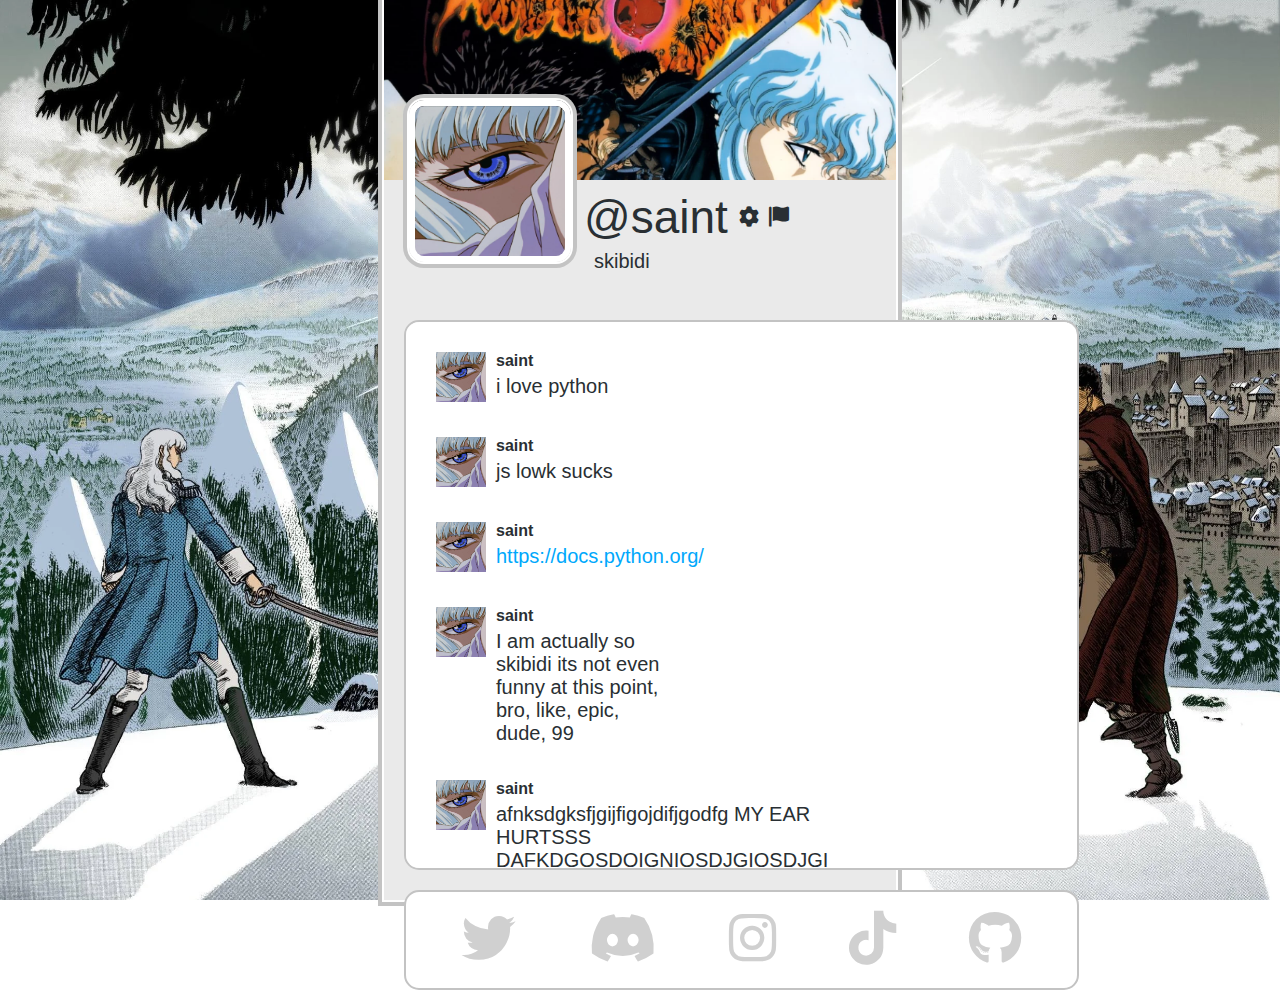
<file: index.html>
<!DOCTYPE html>
<html lang="en">
<head>
    <meta http-equiv="refresh" content="0; url=@saint.html" />
    <title>Redirecting...</title>
</head>
<body>
    <p>If you are not redirected, <a href="@saint.html">click here</a>.</p>
</body>
</html>
</file>
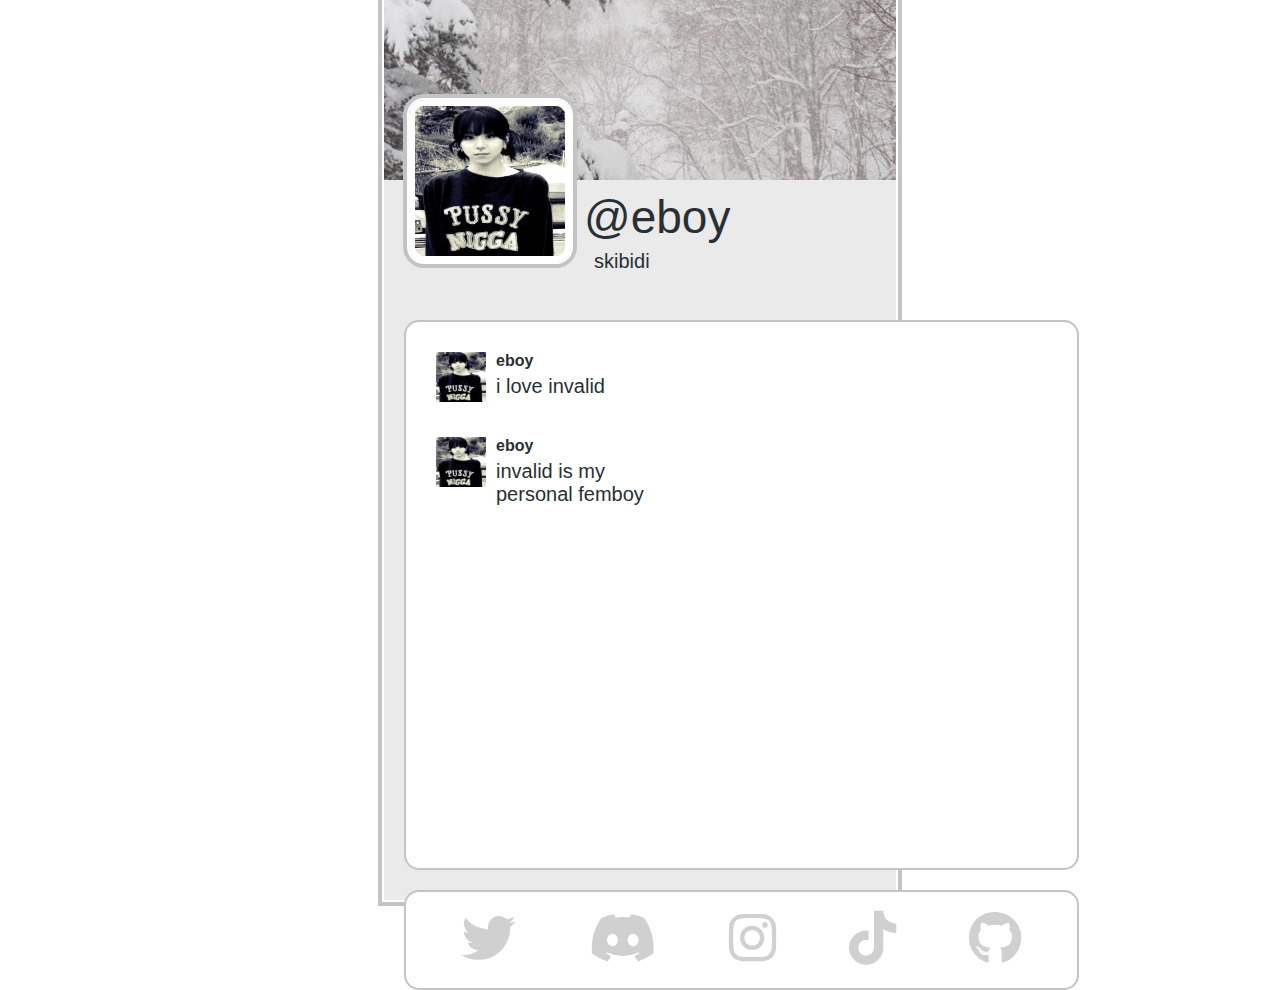
<file: @eboy.html>
<!DOCTYPE html>
<html lang="en">
    <head>
        <meta charset="UTF-8">
        <meta name="viewport" content="width=device-width, initial-scale=1.0">
        <title>eboy</title>
        <link rel="stylesheet" href="styles.css">
        <link rel="stylesheet"
            href="https://cdnjs.cloudflare.com/ajax/libs/font-awesome/6.0.0-beta3/css/all.min.css">

        <meta name="theme-color" content="#2A2D31">
        <meta property="og:title" content="@eboy" />
        <meta property="og:description"
            content="Visit the profile for **@eboy**" />
        <meta property="og:image"
            content="https://talk-ws.github.io/-/images/eboy/avatar.png" />

        <meta property="og:url" content="https://talk-ws.github.io/-/@eboy" />
        <meta property="og:type" content="website" />
        <meta property="og:locale" content="en_US" />
    </head>
    <body>
        <div class="container">
            <img src="images/eboy/poster.png" alt="Background Image"
                class="background-image">
            <div class="left-sidebar"></div>
            <div class="center-profile">
                <img src="images/eboy/banner.png" alt="Banner Image"
                    class="banner">
                <img src="images/eboy/avatar.png" alt="Profile Image"
                    class="profile-image">
                <div class="username-box"> @eboy
                </div>
                <div class="biography-box">skibidi</div>
                <div class="feed">
                    <div class="post-box">
                        <img src="images/eboy/avatar.png"
                            alt="Post Profile Image"
                            class="post-profile-image">
                        <div class="post-content">
                            <div class="post-username">eboy</div>
                            <div class="post-text">i love invalid
                            </div>
                        </div>
                    </div>
                    <div class="post-box">
                        <img src="images/eboy/avatar.png"
                            alt="Post Profile Image"
                            class="post-profile-image">
                        <div class="post-content">
                            <div class="post-username">eboy</div>
                            <div class="post-text">invalid is my personal femboy
                            </div>
                        </div>
                    </div>
                </div>
                <div class="socials">
                    <a href="https://twitter.com/" target="_blank"
                        class="social-icon">
                        <i class="fab fa-twitter"></i>
                    </a>
                    <a href="https://discord.com/1199178701271732255"
                        target="_blank"
                        class="social-icon">
                        <i class="fab fa-discord"></i>
                    </a>
                    <a href="https://www.instagram.com/schoolraider"
                        target="_blank"
                        class="social-icon">
                        <i class="fab fa-instagram"></i>
                    </a>
                    <a
                        href="https://tiktok.com/@zlucoo"
                        target="_blank"
                        class="social-icon">
                        <i class="fab fa-tiktok"></i>
                    </a>
                    <a href="https://github.com/" target="_blank"
                        class="social-icon">
                        <i class="fab fa-github"></i>
                        <div class="right-sidebar"></div>
                    </div>
                </div>
            </div>
            <script>
        document.addEventListener("DOMContentLoaded", function() {
            function convertUrlsToLinks() {
                const elements = document.querySelectorAll(".biography-box, .post-text");
                
                elements.forEach(element => {
                    const text = element.innerHTML;
                    const newText = text.replace(/(https:\/\/[^\s<]+)/g, '<a href="$1" target="_blank">$1</a>');
                    element.innerHTML = newText;
                });
            }

            convertUrlsToLinks();
        });
    </script>
        </body>
    </html>
</file>
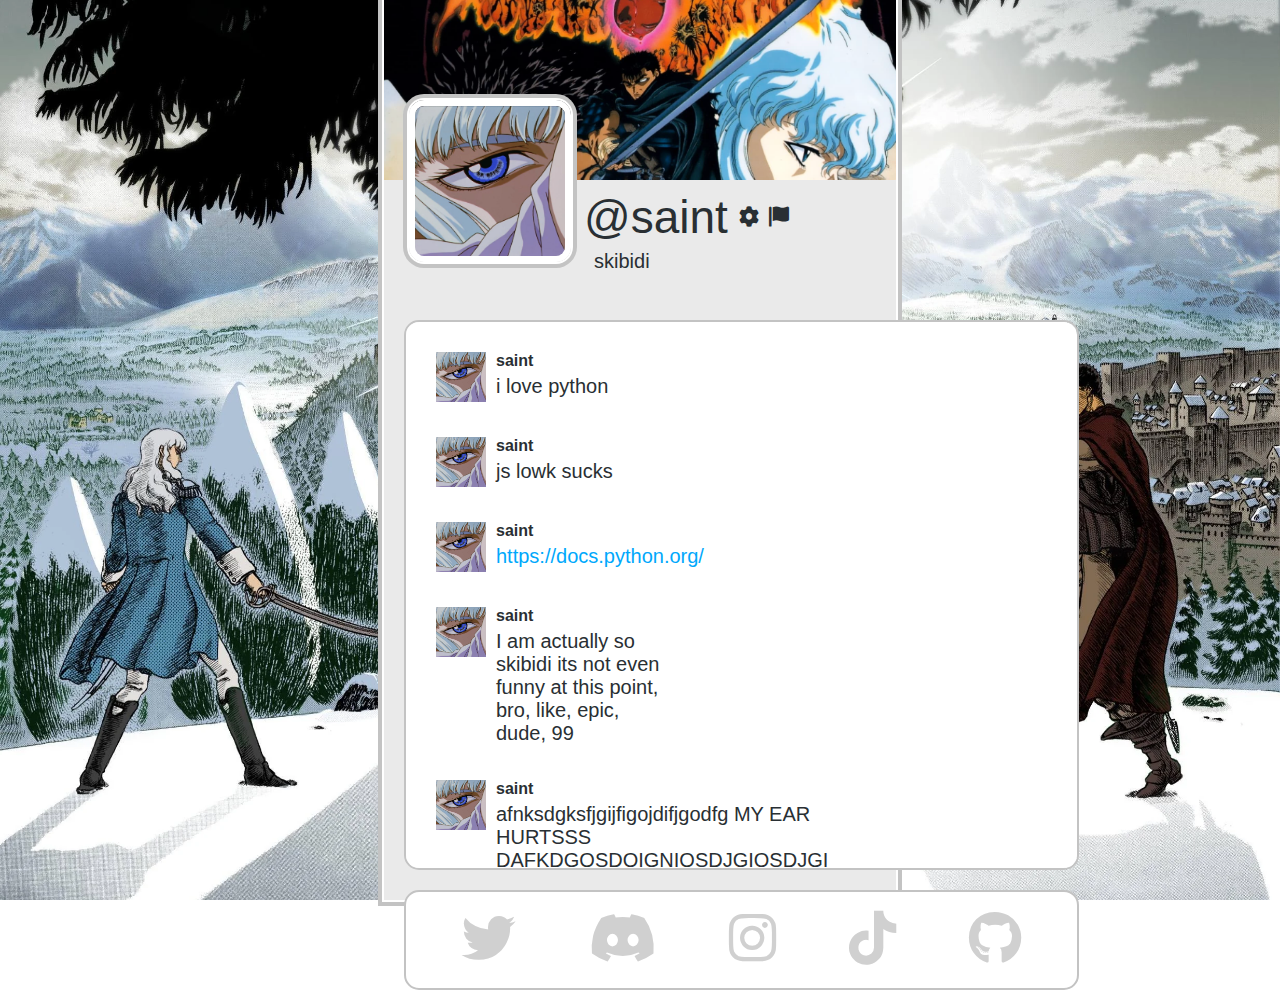
<file: @saint.html>
<!DOCTYPE html>
<html lang="en">
  <head>
    <meta charset="UTF-8">
    <meta name="viewport" content="width=device-width, initial-scale=1.0">
    <title>saint</title>
    <link rel="stylesheet" href="styles.css">
    <link rel="stylesheet"
      href="https://cdnjs.cloudflare.com/ajax/libs/font-awesome/6.0.0-beta3/css/all.min.css">

    <meta name="theme-color" content="#2A2D31">
    <meta property="og:title" content="@saint" />
    <meta property="og:description"
      content="Visit the profile for **@saint**" />
    <meta property="og:image"
      content="https://talk-ws.github.io/profile/images/saint/avatar.png" />

    <meta property="og:url" content="https://talk-ws.github.io/profile/@saint" />
    <meta property="og:type" content="website" />
    <meta property="og:locale" content="en_US" />
  </head>
  <body>
    <div class="container">
      <img src="images/saint/poster.png" alt="Background Image"
        class="background-image">
      <div class="left-sidebar"></div>
      <div class="center-profile">
        <img src="images/saint/banner.png" alt="Banner Image" class="banner">
        <img src="images/saint/avatar.png" alt="Profile Image"
          class="profile-image">
        <div class="username-box"> @saint <a href="settings.html"
            class="settings-icon">
            <i class="fas fa-cog"></i>
          </a>
          <a href="report.html" class="report-icon">
            <i class="fas fa-flag"></i>
          </a>
        </div>
        <div class="biography-box"> skibidi </div>
        <div class="feed">
          <div class="post-box">
            <img src="images/saint/avatar.png" alt="Post Profile Image"
              class="post-profile-image">
            <div class="post-content">
              <div class="post-username">saint</div>
              <div class="post-text">i love python</div>
            </div>
          </div>
          <div class="post-box">
            <img src="images/saint/avatar.png" alt="Post Profile Image"
              class="post-profile-image">
            <div class="post-content">
              <div class="post-username">saint</div>
              <div class="post-text">js lowk sucks </div>
            </div>
          </div>
          <div class="post-box">
            <img src="images/saint/avatar.png" alt="Post Profile Image"
              class="post-profile-image">
            <div class="post-content">
              <div class="post-username">saint</div>
              <div class="post-text">https://docs.python.org/</div>
            </div>
          </div>
          <div class="post-box">
            <img src="images/saint/avatar.png" alt="Post Profile Image"
              class="post-profile-image">
            <div class="post-content">
              <div class="post-username">saint</div>
              <div class="post-text">I am actually so skibidi its not even funny
                at this point, bro, like, epic, dude, 99</div>
            </div>
          </div>
          <div class="post-box">
            <img src="images/saint/avatar.png" alt="Post Profile Image"
              class="post-profile-image">
            <div class="post-content">
              <div class="post-username">saint</div>
              <div class="post-text">afnksdgksfjgijfigojdifjgodfg MY EAR HURTSSS
                DAFKDGOSDOIGNIOSDJGIOSDJGI</div>
            </div>
          </div>
          <div class="post-box">
            <img src="images/saint/avatar.png" alt="Post Profile Image"
              class="post-profile-image">
            <div class="post-content">
              <div class="post-username">saint</div>
              <div class="post-text">hi RIKAA</div>
            </div>
          </div>
        </div>
        <div class="socials">
          <a href="https://twitter.com/absolute" target="_blank"
            class="social-icon">
            <i class="fab fa-twitter"></i>
          </a>
          <a href="https://discord.com/1255959858734301277" target="_blank"
            class="social-icon">
            <i class="fab fa-discord"></i>
          </a>
          <a href="https://instagram.com" target="_blank" class="social-icon">
            <i class="fab fa-instagram"></i>
          </a>
          <a href="https://tiktok.com/@faceprint" target="_blank"
            class="social-icon">
            <i class="fab fa-tiktok"></i>
          </a>
          <a href="https://github.com/resoluteness" target="_blank"
            class="social-icon">
            <i class="fab fa-github"></i>
            <div class="right-sidebar"></div>
          </div>
        </div>
      </div>
      <script>
        document.addEventListener("DOMContentLoaded", function() {
            function convertUrlsToLinks() {
                const elements = document.querySelectorAll(".biography-box, .post-text");
                
                elements.forEach(element => {
                    const text = element.innerHTML;
                    const newText = text.replace(/(https:\/\/[^\s<]+)/g, '<a href="$1" target="_blank">$1</a>');
                    element.innerHTML = newText;
                });
            }

            convertUrlsToLinks();
        });
    </script>
    </body>
  </html>
</file>
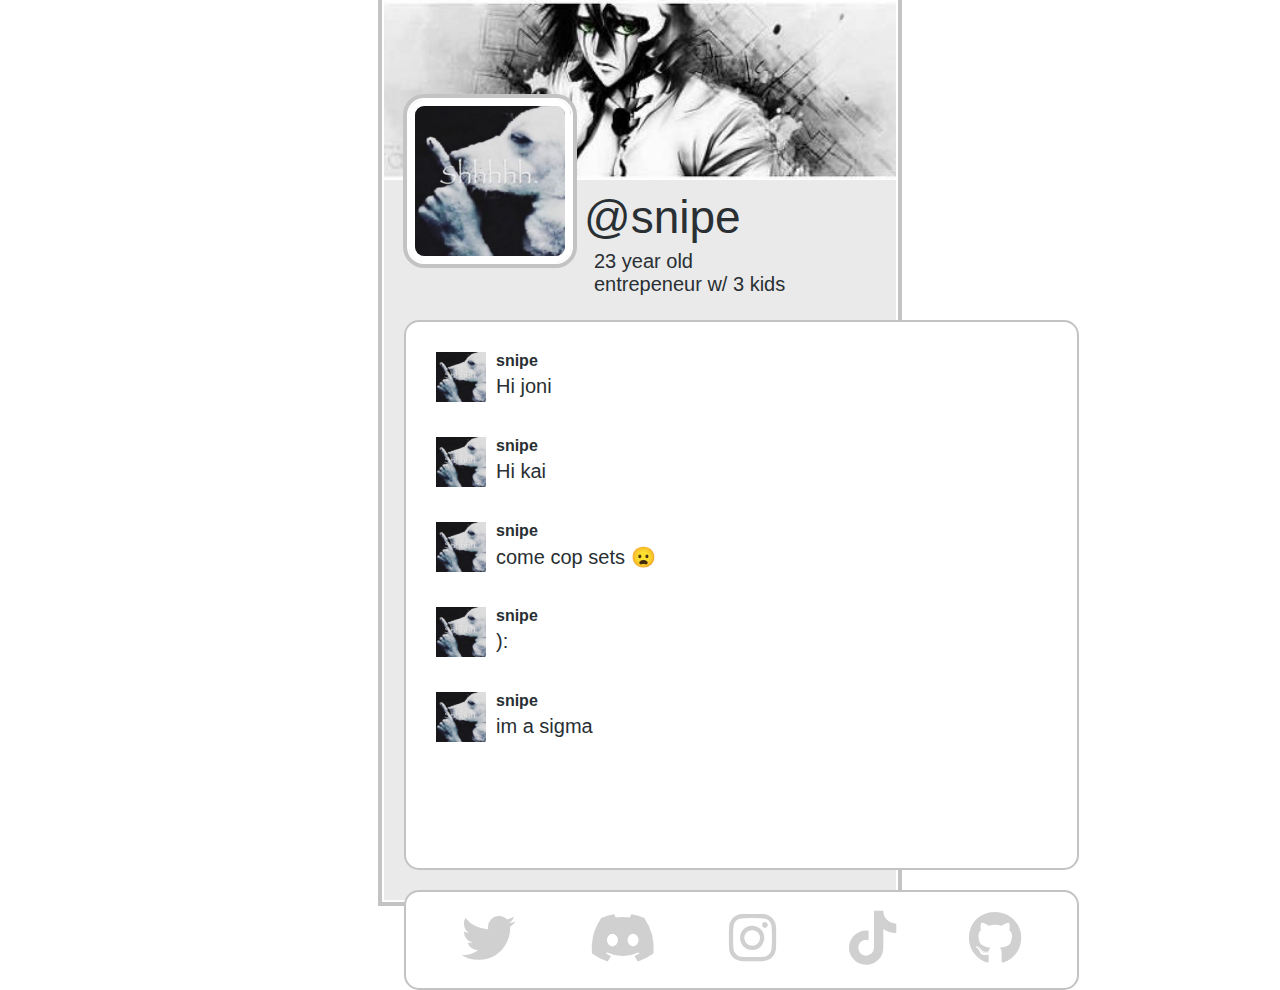
<file: @snipe.html>
<!DOCTYPE html>
<html lang="en">
    <head>
        <meta charset="UTF-8">
        <meta name="viewport" content="width=device-width, initial-scale=1.0">
        <title>snipe</title>
        <link rel="stylesheet" href="styles.css">
        <link rel="stylesheet"
            href="https://cdnjs.cloudflare.com/ajax/libs/font-awesome/6.0.0-beta3/css/all.min.css">

        <meta name="theme-color" content="#2A2D31">
        <meta property="og:title" content="@snipe" />
        <meta property="og:description"
            content="Visit the profile for **@snipe**" />
        <meta property="og:image"
            content="https://talk-ws.github.io/-/images/snipe/avatar.png" />

        <meta property="og:url" content="https://talk-ws.github.io/-/@snipe" />
        <meta property="og:type" content="website" />
        <meta property="og:locale" content="en_US" />
    </head>
    <body>
        <div class="container">
            <img src="images/snipe/poster.png" alt="Background Image"
                class="background-image">
            <div class="left-sidebar"></div>
            <div class="center-profile">
                <img src="images/snipe/banner.png" alt="Banner Image"
                    class="banner">
                <img src="images/snipe/avatar.png" alt="Profile Image"
                    class="profile-image">
                <div class="username-box"> @snipe
                </div>
                <div class="biography-box">23 year old entrepeneur w/ 3
                    kids</div>
                <div class="feed">
                    <div class="post-box">
                        <img src="images/snipe/avatar.png"
                            alt="Post Profile Image"
                            class="post-profile-image">
                        <div class="post-content">
                            <div class="post-username">snipe</div>
                            <div class="post-text">Hi joni
                            </div>
                        </div>
                    </div>
                    <div class="post-box">
                        <img src="images/snipe/avatar.png"
                            alt="Post Profile Image"
                            class="post-profile-image">
                        <div class="post-content">
                            <div class="post-username">snipe</div>
                            <div class="post-text">Hi kai
                            </div>
                        </div>
                    </div>
                    <div class="post-box">
                        <img src="images/snipe/avatar.png"
                            alt="Post Profile Image"
                            class="post-profile-image">
                        <div class="post-content">
                            <div class="post-username">snipe</div>
                            <div
                                class="post-text">come cop sets 😦</div>
                        </div>
                    </div>
                    <div class="post-box">
                        <img src="images/snipe/avatar.png"
                            alt="Post Profile Image"
                            class="post-profile-image">
                        <div class="post-content">
                            <div class="post-username">snipe</div>
                            <div class="post-text">):</div>
                        </div>
                    </div>
                    <div class="post-box">
                        <img src="images/snipe/avatar.png"
                            alt="Post Profile Image"
                            class="post-profile-image">
                        <div class="post-content">
                            <div class="post-username">snipe</div>
                            <div class="post-text">im a sigma
                            </div>
                        </div>
                    </div>
                </div>
                <div class="socials">
                    <a href="https://twitter.com/" target="_blank"
                        class="social-icon">
                        <i class="fab fa-twitter"></i>
                    </a>
                    <a href="https://discord.com/1118630652200366191"
                        target="_blank"
                        class="social-icon">
                        <i class="fab fa-discord"></i>
                    </a>
                    <a href="https://www.instagram.com/imafashiondemon"
                        target="_blank"
                        class="social-icon">
                        <i class="fab fa-instagram"></i>
                    </a>
                    <a
                        href="https://tiktok.com/@MS4wLjABAAAAn8GC4O8-FTSv8TvAdKAjFjlH2cz0zHR0e_IVUhrcLPiH5a1Kr4XvsLeuXDG8sqIL"
                        target="_blank"
                        class="social-icon">
                        <i class="fab fa-tiktok"></i>
                    </a>
                    <a href="https://github.com/" target="_blank"
                        class="social-icon">
                        <i class="fab fa-github"></i>
                        <div class="right-sidebar"></div>
                    </div>
                </div>
            </div>
            <script>
        document.addEventListener("DOMContentLoaded", function() {
            function convertUrlsToLinks() {
                const elements = document.querySelectorAll(".biography-box, .post-text");
                
                elements.forEach(element => {
                    const text = element.innerHTML;
                    const newText = text.replace(/(https:\/\/[^\s<]+)/g, '<a href="$1" target="_blank">$1</a>');
                    element.innerHTML = newText;
                });
            }

            convertUrlsToLinks();
        });
    </script>
        </body>
    </html>
</file>
<file: styles.css>
body,
html {
  margin: 0;
  padding: 0;
  height: 100%;
}

.container {
  display: flex;
  height: 100vh;
  position: relative; /* Ensure positioning context for absolute children */
}

.background-image {
  position: absolute;
  top: 0;
  left: 0;
  width: 100%;
  height: 100%;
  object-fit: cover;
  z-index: 0; /* Behind the center profile */
}

.left-sidebar {
  width: 30%;
  background-color: #f0f0f0;
}

.center-profile {
  position: relative;
  width: 40%;
  background-color: #eaeaea;
  box-shadow: 0 0 0 2px #ffffff, 0 0 0 6px #c3c3c3;
  z-index: 4;
}

.banner {
  position: absolute;
  top: 0;
  left: 0;
  width: 100%;
  height: 180px;
  object-fit: cover;
  z-index: 1;
}

.profile-image {
  position: absolute;
  top: 100px;
  left: 25px;
  width: 150px;
  height: 150px;
  border: 6px solid #ffffff;
  border-radius: 15px;
  box-shadow: 0 0 0 2px #ffffff, 0 0 0 6px #c3c3c3;
  z-index: 2;
}

.username-box {
  position: absolute;
  top: 180px;
  left: 190px;
  width: 200px;
  padding: 10px;
  color: #292f33;
  font-family: 'Chirp', sans-serif;
  font-size: 46px;
}

.biography-box {
  position: absolute;
  top: 240px;
  left: 200px;
  width: 200px;
  padding: 10px;
  color: #292f33;
  font-family: 'Chirp', sans-serif;
  font-size: 20px;
}

.right-sidebar {
  width: 30%;
  background-color: #f0f0f0;
}

.feed {
  position: absolute;
  top: 320px;
  left: 20px;
  width: 675px;
  height: 550px;
  background-color: #ffffff;
  border: 2px solid #c3c3c3;
  border-radius: 15px;
  padding: 20px;
  box-sizing: border-box;
  overflow-y: auto; /* Add scroll if content exceeds height */
}

.post-box {
  display: flex;
  align-items: flex-start;
  border-radius: 10px;
  padding: 10px; /* Padding inside post boxes */
  margin-bottom: 15px; /* Space between post boxes */
  width: 230px;
}

.post-profile-image {
  width: 50px;
  height: 50px;
  margin-right: 10px; /* Space between profile image and content */
}

.post-content {
  flex: 1; /* Allow content to fill available space */
}

.post-username {
  font-family: 'Chirp', sans-serif;
  font-size: 16px; /* Font size for username */
  font-weight: bold;
  color: #292f33; /* Font color for username */
  margin-bottom: 5px; /* Space below the username */
}

.post-text {
  font-family: 'Chirp', sans-serif;
  font-size: 20px; /* Font size for post text */
  color: #292f33; /* Font color for post text */
}

.settings-icon {
  position: absolute;
  left: 165px; /* Adjust for icon spacing */
  top: 50%;
  transform: translateY(-50%);
  font-size: 20px;
  color: #292f33;
  text-decoration: none;
}

.settings-icon:hover {
  color: #000;
}

.report-icon {
  position: absolute;
  left: 195px; /* Adjust for icon spacing */
  top: 50%;
  transform: translateY(-50%);
  font-size: 20px;
  color: #292f33;
  text-decoration: none;
}

.report-icon:hover {
  color: #ff4c4c; /* Red color on hover */
}

.socials {
  position: absolute;
  top: 890px;
  left: 20px;
  width: 675px;
  height: 100px;
  background-color: #ffffff;
  border: 2px solid #c3c3c3;
  border-radius: 15px;
  padding: 20px;
  box-sizing: border-box;
  display: flex;
  justify-content: space-around;
  align-items: center;
}

.social-icon {
  color: #d0d0d0; /* Set icon color to match link color */
  font-size: 54px; /* Adjust the size of the icons */
  text-decoration: none; /* Remove underline from links */
}

.social-icon:hover {
  color: #999999; /* Change color on hover */
}

a {
  color: #00a8fc; /* Set link color to #f2b0d1 */
  text-decoration: none; /* Remove underline from links */
}

a:hover {
  text-decoration: underline; /* Add underline on hover */
}

/* Settings Page Specific Styles */
.settings-container {
  font-family: 'Chirp', sans-serif;
  display: flex;
  flex-direction: column;
  align-items: center;
  justify-content: center;
  padding: 20px;
  background-color: #eaeaea;
  border-radius: 8px;
  width: 100%;
  max-width: 600px;
  margin: 20px auto;
}

form {
  width: 100%;
}

.form-group {
  margin-bottom: 15px;
}

label {
  display: block;
  margin-bottom: 5px;
  font-size: 18px;
  color: #292f33;
}

input[type="text"], textarea {
  font-family: 'Chirp', sans-serif;
  width: 100%;
  padding: 10px;
  border: 1px solid #c3c3c3;
  border-radius: 4px;
  background-color: #ffffff;
  color: #292f33;
  box-sizing: border-box;
}

textarea {
  resize: vertical;
  height: 100px;
}

button {
  width: 100%;
  padding: 10px;
  background-color: #007BFF;
  border: none;
  border-radius: 4px;
  color: #ffffff;
  font-size: 16px;
  cursor: pointer;
}

button:hover {
  background-color: #0056b3;
}
</file>
